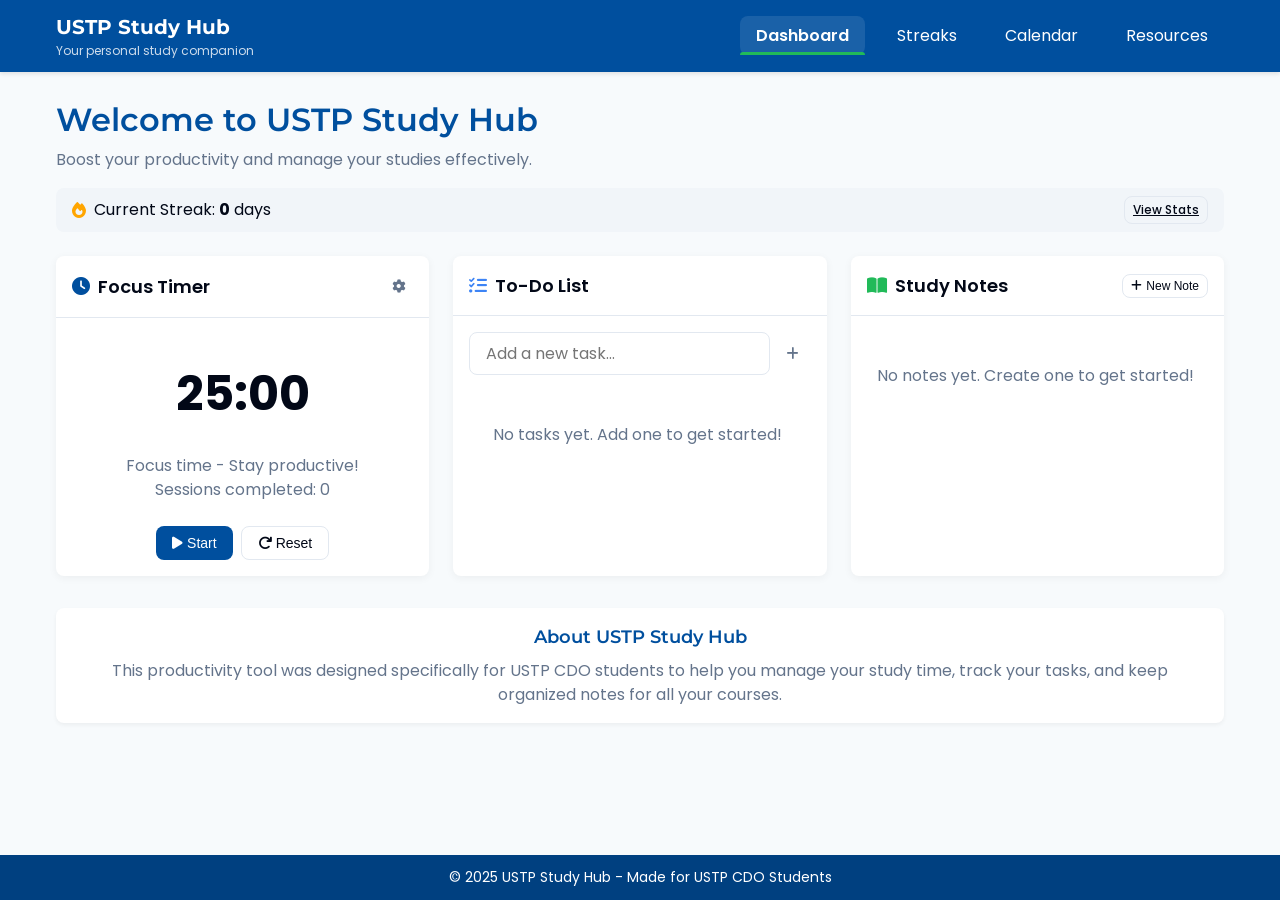
<file: index.html>
<!DOCTYPE html>
<html lang="en">
  <head>
    <meta charset="UTF-8" />
    <meta name="viewport" content="width=device-width, initial-scale=1.0" />
    <title>USTP Study Hub - Productivity App for USTP CDO Students</title>
    <meta name="description" content="A productivity tool for USTP CDO students featuring a Pomodoro timer, to-do lists, and study notes." />
    <meta name="author" content="USTP Study Hub" />
    <meta property="og:title" content="USTP Study Hub" />
    <meta property="og:description" content="A productivity tool for USTP CDO students featuring a Pomodoro timer, to-do lists, and study notes." />
    <meta property="og:type" content="website" />
    <meta property="og:image" content="https://lovable.dev/opengraph-image-p98pqg.png" />
    <meta name="twitter:card" content="summary_large_image" />
    <meta name="twitter:site" content="@ustp_hub" />
    <meta name="twitter:image" content="https://lovable.dev/opengraph-image-p98pqg.png" />
    <link rel="icon" href="/favicon.ico" />
    <link href="https://fonts.googleapis.com/css2?family=Poppins:wght@300;400;500;600;700&family=Montserrat:wght@400;500;600;700&display=swap" rel="stylesheet">
    <link rel="stylesheet" href="/src/css/styles.css">
    <link rel="stylesheet" href="https://cdnjs.cloudflare.com/ajax/libs/font-awesome/6.4.0/css/all.min.css">
  </head>

  <body>
    <div class="wrapper">
      <!-- Header -->
      <header class="header">
        <div class="container header-container">
          <div class="logo-container">
            <button id="menu-toggle" class="menu-button">
              <i class="fas fa-bars"></i>
            </button>
            <div>
              <h1 class="logo">USTP Study Hub</h1>
              <p class="tagline">Your personal study companion</p>
            </div>
          </div>
          <nav class="main-nav">
            <ul>
              <li><a href="index.html" class="nav-link active">Dashboard</a></li>
              <li><a href="/src/pages/streak.html" class="nav-link">Streaks</a></li>
              <li><a href="/src/pages/calendar.html" class="nav-link">Calendar</a></li>
              <li><a href="#" class="nav-link">Resources</a></li>
            </ul>
          </nav>
        </div>
      </header>

      <!-- Mobile Sidebar -->
      <div id="mobile-sidebar" class="mobile-sidebar">
        <div class="sidebar-header">
          <h2>Menu</h2>
          <button id="sidebar-close" class="close-button">
            <i class="fas fa-times"></i>
          </button>
        </div>
        <nav class="sidebar-nav">
          <ul>
            <li><a href="index.html">Dashboard</a></li>
            <li><a href="/src/pages/streak.html">Streaks</a></li>
            <li><a href="/src/pages/calendar.html">Calendar</a></li>
            <li><a href="#">Resources</a></li>
          </ul>
        </nav>
      </div>
      <div id="backdrop" class="backdrop"></div>

      <!-- Main Content -->
      <main class="main-content">
        <div class="container">
          <div class="welcome-section">
            <h1>Welcome to USTP Study Hub</h1>
            <p>Boost your productivity and manage your studies effectively.</p>
            
            <!-- Streak Stats Mini Banner -->
            <div class="streak-mini-banner">
              <div class="streak-mini-info">
                <i class="fas fa-fire"></i>
                <span>Current Streak: <strong id="streak-count">0</strong> days</span>
              </div>
              <a href="streak.html" class="btn btn-sm btn-outline">View Stats</a>
            </div>
          </div>
          
          <div class="grid-container">
            <!-- Pomodoro Timer Section -->
            <div class="grid-item">
              <div class="card timer-card">
                <div class="card-header">
                  <div class="card-title">
                    <i class="fas fa-clock"></i>
                    <span id="timer-title">Focus Timer</span>
                  </div>
                  <button id="timer-settings-btn" class="icon-button">
                    <i class="fas fa-cog"></i>
                  </button>
                </div>
                <div class="card-content">
                  <div id="timer-display" class="timer-display">
                    <div class="time">25:00</div>
                    <div class="timer-info">
                      <span>Focus time - Stay productive!</span>
                      <div>Sessions completed: <span id="session-count">0</span></div>
                    </div>
                    <div class="timer-controls">
                      <button id="timer-start" class="btn btn-primary">
                        <i class="fas fa-play"></i> Start
                      </button>
                      <button id="timer-reset" class="btn btn-outline">
                        <i class="fas fa-redo"></i> Reset
                      </button>
                    </div>
                  </div>
                  
                  <div id="timer-settings" class="timer-settings hidden">
                    <div class="setting-group">
                      <label>Focus Time (minutes)</label>
                      <div class="slider-container">
                        <input type="range" id="focus-slider" min="5" max="60" step="5" value="25">
                        <span id="focus-value">25</span>
                      </div>
                    </div>
                    
                    <div class="setting-group">
                      <label>Break Time (minutes)</label>
                      <div class="slider-container">
                        <input type="range" id="break-slider" min="1" max="30" step="1" value="5">
                        <span id="break-value">5</span>
                      </div>
                    </div>
                    
                    <button id="apply-settings" class="btn btn-full">
                      Apply Settings
                    </button>
                  </div>
                </div>
              </div>
            </div>
            
            <!-- Todo List Section -->
            <div class="grid-item">
              <div class="card todo-card">
                <div class="card-header">
                  <div class="card-title">
                    <i class="fas fa-list-check"></i>
                    <span>To-Do List</span>
                  </div>
                </div>
                <div class="card-content">
                  <div class="input-group">
                    <input type="text" id="todo-input" placeholder="Add a new task..." class="input">
                    <button id="add-todo" class="btn btn-outline icon-button">
                      <i class="fas fa-plus"></i>
                    </button>
                  </div>
                  
                  <div id="todo-list" class="todo-list-container">
                    <!-- Tasks will be added here dynamically -->
                    <div class="empty-state">
                      <p>No tasks yet. Add one to get started!</p>
                    </div>
                  </div>
                  
                  <div id="todo-stats" class="todo-stats hidden">
                    <span>0 of 0 tasks completed</span>
                  </div>
                </div>
              </div>
            </div>
            
            <!-- Notes Section -->
            <div class="grid-item">
              <div class="card notes-card">
                <div class="card-header">
                  <div class="card-title">
                    <i class="fas fa-book-open"></i>
                    <span>Study Notes</span>
                  </div>
                  <button id="new-note-btn" class="btn btn-outline btn-sm">
                    <i class="fas fa-plus"></i> New Note
                  </button>
                </div>
                <div class="card-content">
                  <div id="notes-list" class="notes-list">
                    <!-- Notes will be added here dynamically -->
                    <div class="empty-state">
                      <p>No notes yet. Create one to get started!</p>
                    </div>
                  </div>
                  
                  <div id="note-editor" class="note-editor hidden">
                    <input type="text" id="note-title" class="input" placeholder="Note title">
                    <textarea id="note-content" class="textarea" placeholder="Write your note here..."></textarea>
                    <div class="editor-controls">
                      <button id="cancel-note" class="btn btn-outline">
                        <i class="fas fa-times"></i> Cancel
                      </button>
                      <button id="save-note" class="btn btn-accent">
                        <i class="fas fa-save"></i> Save
                      </button>
                    </div>
                  </div>
                </div>
              </div>
            </div>
          </div>
          
          <div class="about-section">
            <h2>About USTP Study Hub</h2>
            <p>
              This productivity tool was designed specifically for USTP CDO students to help you manage your study time, 
              track your tasks, and keep organized notes for all your courses.
            </p>
          </div>
        </div>
      </main>

      <!-- Footer -->
      <footer class="footer">
        <p>&copy; 2025 USTP Study Hub - Made for USTP CDO Students</p>
      </footer>
    </div>

    <!-- Toast container for notifications -->
    <div id="toast-container" class="toast-container"></div>

    <!-- Script Import -->
    <script src="/src/js/main.js"></script>
    <script src="/src/js/pomodoro.js"></script>
    <script src="/src/js/todo.js"></script>
    <script src="/src/js/notes.js"></script>
    <script src="/src/js/streak.js"></script>
  </body>
</html>
</file>
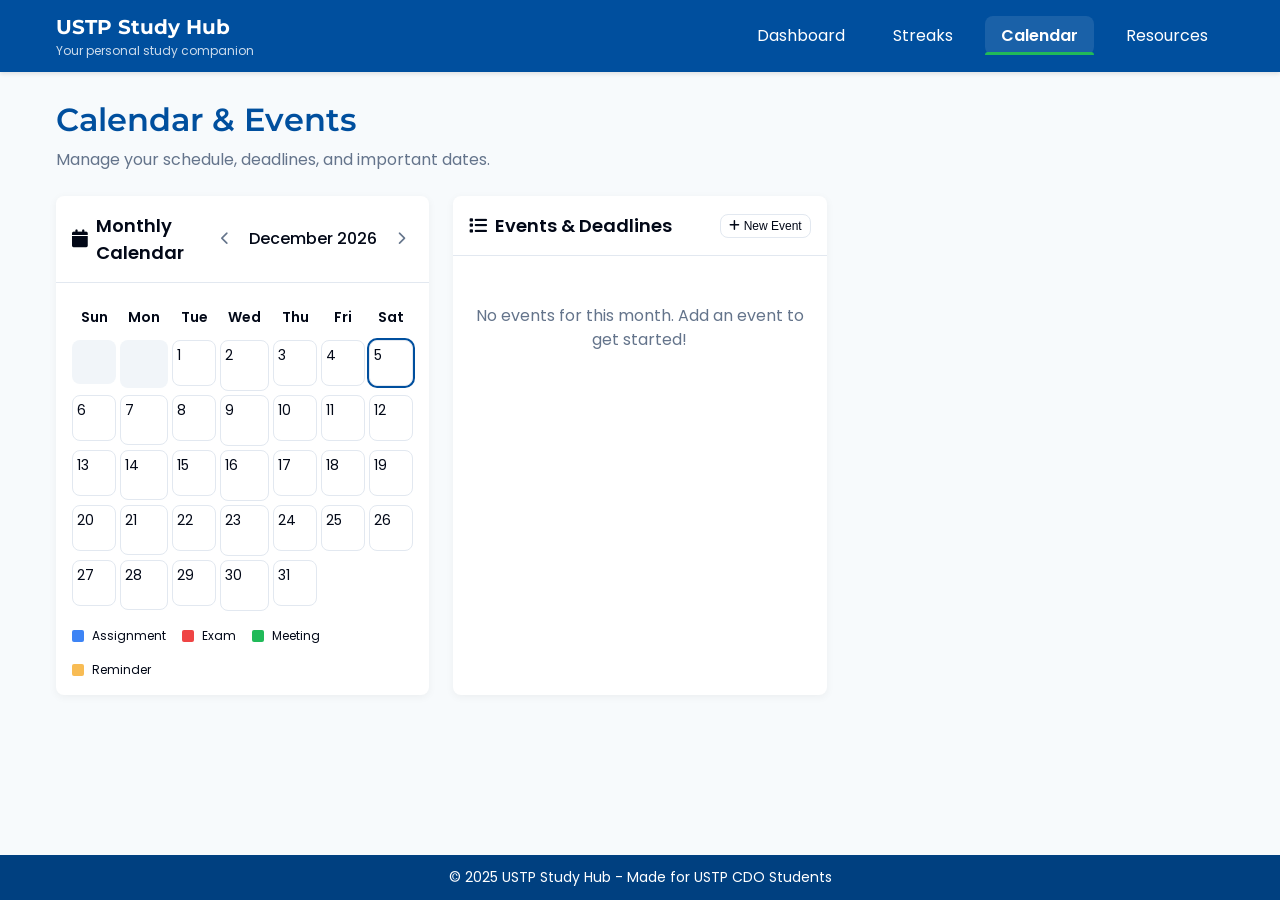
<file: src/pages/calendar.html>
<!DOCTYPE html>
<html lang="en">
  <head>
    <meta charset="UTF-8" />
    <meta name="viewport" content="width=device-width, initial-scale=1.0" />
    <title>Calendar - USTP Study Hub</title>
    <meta name="description" content="Calendar and event planner for USTP CDO students." />
    <meta name="author" content="USTP Study Hub" />
    <link href="https://fonts.googleapis.com/css2?family=Poppins:wght@300;400;500;600;700&family=Montserrat:wght@400;500;600;700&display=swap" rel="stylesheet">
    <link rel="stylesheet" href="/src/css/styles.css">
    <!-- Include Font Awesome for icons -->
    <link rel="stylesheet" href="https://cdnjs.cloudflare.com/ajax/libs/font-awesome/6.4.0/css/all.min.css">
  </head>

  <body>
    <div class="wrapper">
      <!-- Header -->
      <header class="header">
        <div class="container header-container">
          <div class="logo-container">
            <button id="menu-toggle" class="menu-button">
              <i class="fas fa-bars"></i>
            </button>
            <div>
              <h1 class="logo">USTP Study Hub</h1>
              <p class="tagline">Your personal study companion</p>
            </div>
          </div>
          <nav class="main-nav">
            <ul>
              <li><a href="/index.html" class="nav-link">Dashboard</a></li>
              <li><a href="/src/pages/streak.html" class="nav-link">Streaks</a></li>
              <li><a href="/src/pages/calendar.html" class="nav-link active">Calendar</a></li>
              <li><a href="#" class="nav-link">Resources</a></li>
            </ul>
          </nav>
        </div>
      </header>

      <!-- Mobile Sidebar -->
      <div id="mobile-sidebar" class="mobile-sidebar">
        <div class="sidebar-header">
          <h2>Menu</h2>
          <button id="sidebar-close" class="close-button">
            <i class="fas fa-times"></i>
          </button>
        </div>
        <nav class="sidebar-nav">
          <ul>
            <li><a href="/index.html">Dashboard</a></li>
            <li><a href="/src/pages/streak.html">Streaks</a></li>
            <li><a href="/src/pages/calendar.html">Calendar</a></li>
            <li><a href="#">Resources</a></li>
          </ul>
        </nav>
      </div>
      <div id="backdrop" class="backdrop"></div>

      <!-- Main Content -->
      <main class="main-content">
        <div class="container">
          <div class="welcome-section">
            <h1>Calendar & Events</h1>
            <p>Manage your schedule, deadlines, and important dates.</p>
          </div>
          
          <div class="grid-container calendar-view">
            <!-- Calendar Section -->
            <div class="grid-item calendar-grid-item">
              <div class="card calendar-card">
                <div class="card-header">
                  <div class="card-title">
                    <i class="fas fa-calendar"></i>
                    <span>Monthly Calendar</span>
                  </div>
                  <div class="calendar-navigation">
                    <button id="prev-month" class="icon-button">
                      <i class="fas fa-chevron-left"></i>
                    </button>
                    <span id="month-year">May 2025</span>
                    <button id="next-month" class="icon-button">
                      <i class="fas fa-chevron-right"></i>
                    </button>
                  </div>
                </div>
                <div class="card-content">
                  <div id="calendar-container" class="calendar-container">
                    <div id="calendar-grid" class="calendar-grid">
                      <!-- Calendar will be generated here -->
                    </div>
                  </div>
                  <div class="calendar-legend">
                    <div class="legend-item">
                      <span class="legend-color assignment"></span>
                      <span>Assignment</span>
                    </div>
                    <div class="legend-item">
                      <span class="legend-color exam"></span>
                      <span>Exam</span>
                    </div>
                    <div class="legend-item">
                      <span class="legend-color meeting"></span>
                      <span>Meeting</span>
                    </div>
                    <div class="legend-item">
                      <span class="legend-color reminder"></span>
                      <span>Reminder</span>
                    </div>
                  </div>
                </div>
              </div>
            </div>
            
            <!-- Events List -->
            <div class="grid-item events-grid-item">
              <div class="card events-card">
                <div class="card-header">
                  <div class="card-title">
                    <i class="fas fa-list"></i>
                    <span>Events & Deadlines</span>
                  </div>
                  <button id="add-event" class="btn btn-outline btn-sm">
                    <i class="fas fa-plus"></i> New Event
                  </button>
                </div>
                <div class="card-content">
                  <div id="event-list" class="event-list">
                    <!-- Events will be added dynamically -->
                    <div class="empty-state">
                      <p>No events for this month. Add an event to get started!</p>
                    </div>
                  </div>
                </div>
              </div>
            </div>
          </div>
        </div>
      </main>

      <!-- Event Modal -->
      <div id="event-modal" class="modal hidden">
        <div class="modal-content">
          <div class="modal-header">
            <h2 id="event-modal-title">Add Event</h2>
            <button id="close-event-modal" class="close-button">
              <i class="fas fa-times"></i>
            </button>
          </div>
          <div class="modal-body">
            <form id="event-form">
              <div class="form-group">
                <label for="event-title">Event Title <span class="required">*</span></label>
                <input type="text" id="event-title" class="input" required>
              </div>
              
              <div class="form-group">
                <label for="event-description">Description</label>
                <textarea id="event-description" class="textarea" rows="3"></textarea>
              </div>
              
              <div class="form-row">
                <div class="form-group half">
                  <label for="event-type">Type</label>
                  <select id="event-type" class="input">
                    <option value="assignment">Assignment</option>
                    <option value="exam">Exam</option>
                    <option value="meeting">Meeting</option>
                    <option value="reminder">Reminder</option>
                  </select>
                </div>
                
                <div class="form-group half">
                  <label for="event-time">Time</label>
                  <input type="time" id="event-time" class="input" value="09:00">
                </div>
              </div>
              
              <div class="form-group">
                <button type="submit" class="btn btn-accent btn-full">
                  <i class="fas fa-save"></i> Save Event
                </button>
              </div>
            </form>
            
            <div class="current-events-section">
              <h3>Current Events</h3>
              <div id="current-events" class="current-events">
                <!-- Current events for selected date will be displayed here -->
                <p>No events for this day</p>
              </div>
            </div>
          </div>
        </div>
      </div>

      <!-- Footer -->
      <footer class="footer">
        <p>&copy; 2025 USTP Study Hub - Made for USTP CDO Students</p>
      </footer>
    </div>

    <!-- Toast container for notifications -->
    <div id="toast-container" class="toast-container"></div>

    <!-- Script Import -->
    <script src="/src/js/main.js"></script>
    <script src="/src/js/calendar.js"></script>
    <script src="/src/js/streak.js"></script>
  </body>
</html>
</file>
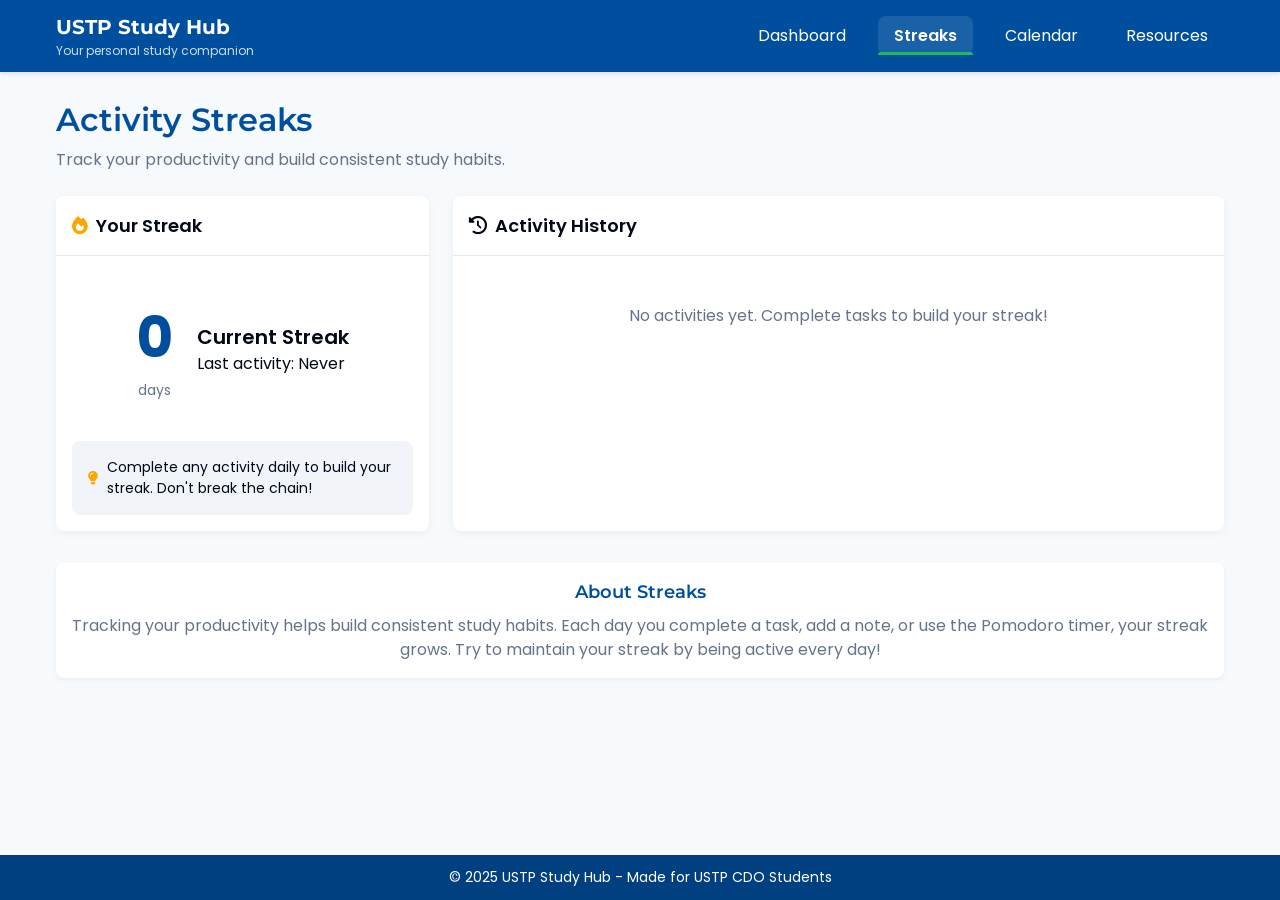
<file: src/pages/streak.html>
<!DOCTYPE html>
<html lang="en">
  <head>
    <meta charset="UTF-8" />
    <meta name="viewport" content="width=device-width, initial-scale=1.0" />
    <title>Streak - USTP Study Hub</title>
    <meta name="description" content="Track your productivity streak at USTP Study Hub." />
    <meta name="author" content="USTP Study Hub" />
    <link href="https://fonts.googleapis.com/css2?family=Poppins:wght@300;400;500;600;700&family=Montserrat:wght@400;500;600;700&display=swap" rel="stylesheet">
    <link rel="stylesheet" href="/src/css/styles.css">
    <!-- Include Font Awesome for icons -->
    <link rel="stylesheet" href="https://cdnjs.cloudflare.com/ajax/libs/font-awesome/6.4.0/css/all.min.css">
  </head>

  <body>
    <div class="wrapper">
      <!-- Header -->
      <header class="header">
        <div class="container header-container">
          <div class="logo-container">
            <button id="menu-toggle" class="menu-button">
              <i class="fas fa-bars"></i>
            </button>
            <div>
              <h1 class="logo">USTP Study Hub</h1>
              <p class="tagline">Your personal study companion</p>
            </div>
          </div>
          <nav class="main-nav">
            <ul>
              <li><a href="/index.html" class="nav-link">Dashboard</a></li>
              <li><a href="/src/pages/streak.html" class="nav-link active">Streaks</a></li>
              <li><a href="/src/pages/calendar.html" class="nav-link">Calendar</a></li>
              <li><a href="#" class="nav-link">Resources</a></li>
            </ul>
          </nav>
        </div>
      </header>

      <!-- Mobile Sidebar -->
      <div id="mobile-sidebar" class="mobile-sidebar">
        <div class="sidebar-header">
          <h2>Menu</h2>
          <button id="sidebar-close" class="close-button">
            <i class="fas fa-times"></i>
          </button>
        </div>
        <nav class="sidebar-nav">
          <ul>
            <li><a href="/index.html">Dashboard</a></li>
            <li><a href="/src/pages/streak.html">Streaks</a></li>
            <li><a href="/src/pages/calendar.html">Calendar</a></li>
            <li><a href="#">Resources</a></li>
          </ul>
        </nav>
      </div>
      <div id="backdrop" class="backdrop"></div>

      <!-- Main Content -->
      <main class="main-content">
        <div class="container">
          <div class="welcome-section">
            <h1>Activity Streaks</h1>
            <p>Track your productivity and build consistent study habits.</p>
          </div>
          
          <div class="grid-container">
            <!-- Streak Stats Section -->
            <div class="grid-item streak-stats-item">
              <div class="card streak-card">
                <div class="card-header">
                  <div class="card-title">
                    <i class="fas fa-fire"></i>
                    <span>Your Streak</span>
                  </div>
                </div>
                <div class="card-content">
                  <div class="streak-display">
                    <div class="streak-count">
                      <span id="streak-count">0</span>
                      <span class="streak-label">days</span>
                    </div>
                    <div class="streak-info">
                      <p>Current Streak</p>
                      <p>Last activity: <span id="last-activity">Never</span></p>
                    </div>
                  </div>
                  <div class="streak-tip">
                    <i class="fas fa-lightbulb"></i>
                    <p>Complete any activity daily to build your streak. Don't break the chain!</p>
                  </div>
                </div>
              </div>
            </div>
            
            <!-- Activity History -->
            <div class="grid-item streak-history-item">
              <div class="card history-card">
                <div class="card-header">
                  <div class="card-title">
                    <i class="fas fa-history"></i>
                    <span>Activity History</span>
                  </div>
                </div>
                <div class="card-content">
                  <div id="streak-activity-list" class="streak-activity-list">
                    <!-- Activities will be added dynamically -->
                    <div class="empty-state">
                      <p>No activities yet. Complete tasks to build your streak!</p>
                    </div>
                  </div>
                </div>
              </div>
            </div>
          </div>
          
          <div class="about-section">
            <h2>About Streaks</h2>
            <p>
              Tracking your productivity helps build consistent study habits. Each day you complete a task, add a note, 
              or use the Pomodoro timer, your streak grows. Try to maintain your streak by being active every day!
            </p>
          </div>
        </div>
      </main>

      <!-- Footer -->
      <footer class="footer">
        <p>&copy; 2025 USTP Study Hub - Made for USTP CDO Students</p>
      </footer>
    </div>

    <!-- Toast container for notifications -->
    <div id="toast-container" class="toast-container"></div>

    <!-- Script Import -->
    <script src="/src/js/main.js"></script>
    <script src="/src/js/streak.js"></script>
  </body>
</html>
</file>
<file: src/css/styles.css>
:root {
  /* Colors */
  --background: hsl(210, 50%, 98%);
  --foreground: hsl(222.2, 84%, 4.9%);
  --card: hsl(0, 0%, 100%);
  --card-foreground: hsl(222.2, 84%, 4.9%);
  --popover: hsl(0, 0%, 100%);
  --popover-foreground: hsl(222.2, 84%, 4.9%);
  --primary: hsl(210, 100%, 31%);
  --primary-foreground: hsl(210, 40%, 98%);
  --secondary: hsl(217, 90%, 60%);
  --secondary-foreground: hsl(210, 40%, 98%);
  --muted: hsl(210, 40%, 96.1%);
  --muted-foreground: hsl(215.4, 16.3%, 46.9%);
  --accent: hsl(142, 70%, 43%);
  --accent-foreground: hsl(210, 40%, 98%);
  --destructive: hsl(0, 84.2%, 60.2%);
  --destructive-foreground: hsl(210, 40%, 98%);
  --border: hsl(214.3, 31.8%, 91.4%);
  --input: hsl(214.3, 31.8%, 91.4%);
  --ring: hsl(222.2, 84%, 4.9%);
  --radius: 0.5rem;
  --ustp-primary: hsl(210, 100%, 31%);
  --ustp-dark: hsl(210, 100%, 25%);
  --ustp-secondary: hsl(217, 90%, 60%);
  --ustp-light: hsl(210, 50%, 98%);
  --ustp-accent: hsl(142, 70%, 43%);
  
  /* Event colors */
  --event-assignment: hsl(217, 90%, 60%);
  --event-exam: hsl(0, 84.2%, 60.2%);
  --event-meeting: hsl(142, 70%, 43%);
  --event-reminder: hsl(38, 92%, 65%);
}

* {
  margin: 0;
  padding: 0;
  box-sizing: border-box;
}

body {
  font-family: 'Poppins', sans-serif;
  color: var(--foreground);
  background-color: var(--background);
  line-height: 1.5;
}

h1, h2, h3, h4, h5, h6 {
  font-family: 'Montserrat', sans-serif;
  font-weight: 600;
}

.wrapper {
  min-height: 100vh;
  display: flex;
  flex-direction: column;
}

.container {
  width: 100%;
  max-width: 1200px;
  margin: 0 auto;
  padding: 0 1rem;
}

/* Header */
.header {
  background-color: var(--ustp-primary);
  color: white;
  box-shadow: 0 2px 4px rgba(0,0,0,0.1);
  position: relative;
  z-index: 10;
}

.header-container {
  display: flex;
  justify-content: space-between;
  align-items: center;
  padding: 0.75rem 1rem;
}

.logo-container {
  display: flex;
  align-items: center;
  gap: 0.5rem;
}

.logo {
  font-size: 1.25rem;
  font-weight: bold;
  margin: 0;
}

.tagline {
  font-size: 0.75rem;
  color: rgba(255, 255, 255, 0.8);
}

.menu-button {
  display: none;
  background: none;
  border: none;
  color: white;
  font-size: 1rem;
  cursor: pointer;
  padding: 0.5rem;
}

.main-nav ul {
  display: flex;
  gap: 1rem;
  list-style: none;
}

.nav-link {
  color: white;
  text-decoration: none;
  padding: 0.5rem 1rem;
  border-radius: var(--radius);
  transition: background-color 0.2s;
}

.nav-link:hover, .nav-link.active {
  background-color: rgba(255, 255, 255, 0.1);
}

.nav-link.active {
  font-weight: 600;
  position: relative;
}

.nav-link.active::after {
  content: '';
  position: absolute;
  bottom: 0;
  left: 0;
  right: 0;
  height: 3px;
  background-color: var(--ustp-accent);
  border-radius: 3px 3px 0 0;
}

/* Mobile Sidebar */
.mobile-sidebar {
  position: fixed;
  top: 0;
  left: -100%;
  width: 16rem;
  height: 100%;
  background-color: white;
  box-shadow: 0 0 10px rgba(0, 0, 0, 0.1);
  z-index: 50;
  transition: transform 0.3s ease;
}

.mobile-sidebar.open {
  transform: translateX(100%);
}

.sidebar-header {
  padding: 1rem;
  display: flex;
  justify-content: space-between;
  align-items: center;
  border-bottom: 1px solid var(--border);
}

.sidebar-nav ul {
  list-style: none;
  padding: 1rem;
}

.sidebar-nav li {
  margin-bottom: 0.5rem;
}

.sidebar-nav a {
  display: block;
  text-decoration: none;
  color: var(--foreground);
  padding: 0.75rem 1rem;
  border-radius: var(--radius);
  transition: background-color 0.2s;
}

.sidebar-nav a:hover {
  background-color: var(--muted);
}

.backdrop {
  position: fixed;
  top: 0;
  left: 0;
  right: 0;
  bottom: 0;
  background-color: rgba(0, 0, 0, 0.5);
  z-index: 40;
  opacity: 0;
  pointer-events: none;
  transition: opacity 0.3s ease;
}

.backdrop.visible {
  opacity: 1;
  pointer-events: all;
}

.close-button {
  background: none;
  border: none;
  font-size: 1rem;
  cursor: pointer;
  color: var(--foreground);
  padding: 0.25rem;
}

/* Main Content */
.main-content {
  flex: 1;
  padding: 1.5rem 0;
  background-color: var(--ustp-light);
}

.welcome-section {
  margin-bottom: 1.5rem;
}

.welcome-section h1 {
  font-size: 1.75rem;
  color: var(--ustp-primary);
  margin-bottom: 0.25rem;
}

.welcome-section p {
  color: var(--muted-foreground);
}

/* Streak Mini Banner */
.streak-mini-banner {
  display: flex;
  justify-content: space-between;
  align-items: center;
  background-color: var(--muted);
  border-radius: var(--radius);
  padding: 0.5rem 1rem;
  margin-top: 1rem;
}

.streak-mini-info {
  display: flex;
  align-items: center;
  gap: 0.5rem;
}

.streak-mini-info i {
  color: orange;
}

.grid-container {
  display: grid;
  grid-template-columns: 1fr;
  gap: 1.5rem;
  margin-bottom: 2rem;
}

/* Card Styles */
.card {
  background-color: white;
  border-radius: var(--radius);
  box-shadow: 0 2px 8px rgba(0, 0, 0, 0.05);
  transition: box-shadow 0.3s;
  height: 100%;
  display: flex;
  flex-direction: column;
}

.card:hover {
  box-shadow: 0 4px 12px rgba(0, 0, 0, 0.1);
}

.card-header {
  padding: 1rem;
  border-bottom: 1px solid var(--border);
  display: flex;
  justify-content: space-between;
  align-items: center;
}

.card-title {
  display: flex;
  align-items: center;
  font-weight: 600;
  font-size: 1.125rem;
}

.card-title i {
  margin-right: 0.5rem;
}

.card-content {
  padding: 1rem;
  flex: 1;
}

.timer-card .card-title i {
  color: var(--ustp-primary);
}

.todo-card .card-title i {
  color: var(--ustp-secondary);
}

.notes-card .card-title i {
  color: var(--ustp-accent);
}

/* Timer Styles */
.timer-display {
  text-align: center;
}

.time {
  font-size: 3rem;
  font-weight: bold;
  margin: 1.5rem 0;
}

.timer-info {
  color: var(--muted-foreground);
  margin-bottom: 1.5rem;
}

.timer-controls {
  display: flex;
  justify-content: center;
  gap: 0.5rem;
}

.timer-settings {
  margin-top: 1rem;
}

.setting-group {
  margin-bottom: 1.5rem;
}

.setting-group label {
  display: block;
  font-size: 0.875rem;
  font-weight: 500;
  margin-bottom: 0.5rem;
}

.slider-container {
  display: flex;
  align-items: center;
  gap: 1rem;
}

.slider-container input {
  flex: 1;
}

.slider-container span {
  width: 2rem;
  text-align: center;
}

/* Todo List Styles */
.input-group {
  display: flex;
  gap: 0.5rem;
  margin-bottom: 1rem;
}

.todo-list-container {
  max-height: 300px;
  overflow-y: auto;
  padding-right: 0.25rem;
}

.todo-item {
  display: flex;
  align-items: center;
  justify-content: space-between;
  padding: 0.75rem;
  border: 1px solid var(--border);
  border-radius: var(--radius);
  margin-bottom: 0.5rem;
}

.todo-item.completed {
  background-color: rgba(241, 240, 251, 0.5);
  border-style: dashed;
}

.todo-checkbox-label {
  display: flex;
  align-items: center;
  flex: 1;
  gap: 0.75rem;
  cursor: pointer;
}

.todo-checkbox {
  appearance: none;
  width: 1rem;
  height: 1rem;
  border: 1px solid var(--border);
  border-radius: 0.25rem;
  cursor: pointer;
  position: relative;
}

.todo-checkbox:checked {
  background-color: var(--ustp-primary);
  border-color: var(--ustp-primary);
}

.todo-checkbox:checked::after {
  content: '✓';
  color: white;
  font-size: 0.75rem;
  position: absolute;
  top: 50%;
  left: 50%;
  transform: translate(-50%, -50%);
}

.todo-text {
  font-size: 0.875rem;
}

.todo-item.completed .todo-text {
  text-decoration: line-through;
  color: var(--muted-foreground);
}

.todo-stats {
  margin-top: 1rem;
  text-align: right;
  font-size: 0.75rem;
  color: var(--muted-foreground);
}

/* Notes Styles */
.notes-list {
  max-height: 300px;
  overflow-y: auto;
  padding-right: 0.25rem;
}

.note-item {
  padding: 0.75rem;
  border: 1px solid var(--border);
  border-radius: var(--radius);
  margin-bottom: 0.75rem;
  transition: background-color 0.2s;
}

.note-item:hover {
  background-color: rgba(241, 240, 251, 0.3);
}

.note-header {
  display: flex;
  justify-content: space-between;
  align-items: center;
  margin-bottom: 0.25rem;
}

.note-title {
  font-weight: 500;
}

.note-actions {
  display: flex;
  gap: 0.25rem;
}

.note-content {
  font-size: 0.875rem;
  color: var(--muted-foreground);
  margin-bottom: 0.5rem;
  display: -webkit-box;
  -webkit-line-clamp: 2;
  -webkit-box-orient: vertical;
  overflow: hidden;
}

.note-timestamp {
  font-size: 0.75rem;
  color: var(--muted-foreground);
}

.note-editor {
  display: flex;
  flex-direction: column;
  gap: 1rem;
}

.textarea {
  min-height: 200px;
  resize: none;
}

.editor-controls {
  display: flex;
  justify-content: flex-end;
  gap: 0.5rem;
}

/* Form Elements */
.input, .textarea {
  width: 100%;
  padding: 0.5rem 1rem;
  border: 1px solid var(--border);
  border-radius: var(--radius);
  background-color: white;
  font-family: inherit;
  font-size: 1rem;
}

.input:focus, .textarea:focus {
  outline: 2px solid var(--ring);
  outline-offset: -2px;
}

/* Buttons */
.btn {
  padding: 0.5rem 1rem;
  border-radius: var(--radius);
  font-weight: 500;
  font-size: 0.875rem;
  cursor: pointer;
  display: inline-flex;
  align-items: center;
  justify-content: center;
  transition: 0.2s;
  border: none;
}

.btn i {
  margin-right: 0.25rem;
}

.btn-sm {
  padding: 0.25rem 0.5rem;
  font-size: 0.75rem;
}

.btn-primary {
  background-color: var(--ustp-primary);
  color: white;
}

.btn-primary:hover {
  background-color: var(--ustp-dark);
}

.btn-accent {
  background-color: var(--ustp-accent);
  color: white;
}

.btn-accent:hover {
  opacity: 0.9;
}

.btn-outline {
  background-color: transparent;
  border: 1px solid var(--border);
  color: var(--foreground);
}

.btn-outline:hover {
  background-color: var(--muted);
}

.btn-full {
  width: 100%;
}

.icon-button {
  padding: 0.5rem;
  border-radius: var(--radius);
  background-color: transparent;
  border: none;
  cursor: pointer;
  color: var(--muted-foreground);
  display: inline-flex;
  align-items: center;
  justify-content: center;
}

.icon-button:hover {
  color: var(--foreground);
  background-color: var(--muted);
}

/* Toast Notifications */
.toast-container {
  position: fixed;
  bottom: 1rem;
  right: 1rem;
  z-index: 999;
  display: flex;
  flex-direction: column;
  gap: 0.5rem;
}

.toast {
  padding: 0.75rem 1rem;
  background-color: white;
  border-radius: var(--radius);
  box-shadow: 0 2px 10px rgba(0, 0, 0, 0.1);
  animation: toast-in 0.3s ease forwards;
  display: flex;
  align-items: center;
}

.toast.success {
  border-left: 4px solid var(--ustp-accent);
}

.toast.error {
  border-left: 4px solid var(--destructive);
}

@keyframes toast-in {
  from {
    transform: translateY(100%);
    opacity: 0;
  }
  to {
    transform: translateY(0);
    opacity: 1;
  }
}

/* About Section */
.about-section {
  background-color: white;
  border-radius: var(--radius);
  padding: 1rem;
  box-shadow: 0 2px 4px rgba(0, 0, 0, 0.05);
  text-align: center;
  margin-top: 2rem;
}

.about-section h2 {
  font-size: 1.125rem;
  color: var(--ustp-primary);
  margin-bottom: 0.5rem;
}

.about-section p {
  color: var(--muted-foreground);
}

/* Footer */
.footer {
  background-color: var(--ustp-dark);
  color: white;
  text-align: center;
  padding: 0.75rem 0;
  font-size: 0.875rem;
}

/* Utility Classes */
.hidden {
  display: none !important;
}

.empty-state {
  text-align: center;
  padding: 2rem 0;
  color: var(--muted-foreground);
}

/* Streak Styles */
.streak-card .card-title i {
  color: orange;
}

.streak-display {
  display: flex;
  justify-content: center;
  align-items: center;
  gap: 1.5rem;
  padding: 1.5rem 0;
}

.streak-count {
  display: flex;
  flex-direction: column;
  align-items: center;
}

.streak-count span:first-child {
  font-size: 3.5rem;
  font-weight: 700;
  color: var(--ustp-primary);
}

.streak-label {
  font-size: 0.875rem;
  color: var(--muted-foreground);
}

.streak-info {
  display: flex;
  flex-direction: column;
}

.streak-info p:first-child {
  font-weight: 600;
  font-size: 1.25rem;
}

.streak-tip {
  display: flex;
  align-items: center;
  gap: 0.5rem;
  padding: 1rem;
  background-color: var(--muted);
  border-radius: var(--radius);
  margin-top: 1rem;
  font-size: 0.875rem;
}

.streak-tip i {
  color: orange;
}

.streak-activity-list {
  max-height: 400px;
  overflow-y: auto;
}

.date-group {
  margin-bottom: 1.5rem;
}

.date-header {
  font-size: 0.875rem;
  color: var(--muted-foreground);
  margin-bottom: 0.5rem;
  padding-bottom: 0.25rem;
  border-bottom: 1px solid var(--border);
}

.activities-list {
  padding-left: 0.5rem;
}

.activity-item {
  display: flex;
  gap: 0.75rem;
  margin-bottom: 0.75rem;
  padding-bottom: 0.75rem;
  border-bottom: 1px dotted var(--border);
}

.activity-item:last-child {
  border-bottom: none;
}

.activity-icon {
  display: flex;
  align-items: center;
  justify-content: center;
  width: 2rem;
  height: 2rem;
  background-color: var(--muted);
  border-radius: 50%;
}

.activity-icon i {
  color: var(--ustp-primary);
}

.activity-details {
  flex: 1;
}

.activity-details p {
  font-size: 0.875rem;
  margin-bottom: 0.25rem;
}

.activity-time {
  font-size: 0.75rem;
  color: var(--muted-foreground);
}

/* Calendar Styles */
.calendar-view {
  grid-template-columns: 1fr;
}

.calendar-navigation {
  display: flex;
  align-items: center;
  gap: 0.75rem;
}

#month-year {
  font-weight: 500;
  font-size: 1rem;
  min-width: 8rem;
  text-align: center;
}

.calendar-grid {
  display: grid;
  grid-template-columns: repeat(7, 1fr);
  gap: 0.25rem;
  margin-bottom: 1rem;
}

.day-header {
  text-align: center;
  font-weight: 600;
  font-size: 0.875rem;
  padding: 0.5rem;
}

.calendar-day {
  position: relative;
  height: 0;
  padding-bottom: 100%;
  border: 1px solid var(--border);
  border-radius: var(--radius);
  background-color: white;
  overflow: hidden;
}

.calendar-day.empty {
  background-color: var(--muted);
  border: none;
}

.calendar-day.today {
  box-shadow: 0 0 0 2px var(--ustp-primary);
}

.day-number {
  position: absolute;
  top: 0.25rem;
  left: 0.25rem;
  font-size: 0.875rem;
}

.event-count {
  position: absolute;
  top: 0.25rem;
  right: 0.25rem;
  background-color: var(--ustp-secondary);
  color: white;
  font-size: 0.75rem;
  width: 1.25rem;
  height: 1.25rem;
  border-radius: 50%;
  display: flex;
  align-items: center;
  justify-content: center;
}

.has-events {
  cursor: pointer;
}

.calendar-day:hover {
  background-color: var(--muted);
}

.calendar-legend {
  display: flex;
  flex-wrap: wrap;
  gap: 1rem;
}

.legend-item {
  display: flex;
  align-items: center;
  gap: 0.5rem;
  font-size: 0.75rem;
}

.legend-color {
  width: 0.75rem;
  height: 0.75rem;
  border-radius: 2px;
}

.legend-color.assignment {
  background-color: var(--event-assignment);
}

.legend-color.exam {
  background-color: var(--event-exam);
}

.legend-color.meeting {
  background-color: var(--event-meeting);
}

.legend-color.reminder {
  background-color: var(--event-reminder);
}

/* Events List */
.event-list {
  max-height: 400px;
  overflow-y: auto;
}

.event-date-header {
  font-size: 0.875rem;
  font-weight: 600;
  margin: 1rem 0 0.5rem;
  padding-bottom: 0.25rem;
  border-bottom: 1px solid var(--border);
}

.event-date-header:first-child {
  margin-top: 0;
}

.event-item {
  display: flex;
  justify-content: space-between;
  padding: 0.75rem;
  border-left: 3px solid var(--ustp-secondary);
  background-color: var(--muted);
  border-radius: 0 var(--radius) var(--radius) 0;
  margin-bottom: 0.5rem;
}

.event-item.assignment {
  border-color: var(--event-assignment);
}

.event-item.exam {
  border-color: var(--event-exam);
}

.event-item.meeting {
  border-color: var(--event-meeting);
}

.event-item.reminder {
  border-color: var(--event-reminder);
}

.event-time {
  font-weight: 600;
  font-size: 0.875rem;
  min-width: 3.5rem;
}

.event-details {
  flex: 1;
  padding: 0 0.75rem;
}

.event-title {
  font-weight: 500;
  margin-bottom: 0.25rem;
}

.event-description {
  font-size: 0.75rem;
  color: var(--muted-foreground);
}

/* Modal */
.modal {
  position: fixed;
  top: 0;
  left: 0;
  right: 0;
  bottom: 0;
  background-color: rgba(0, 0, 0, 0.5);
  display: flex;
  align-items: center;
  justify-content: center;
  z-index: 100;
  opacity: 1;
  transition: opacity 0.3s;
}

.modal.hidden {
  opacity: 0;
  pointer-events: none;
}

.modal-content {
  background-color: white;
  border-radius: var(--radius);
  box-shadow: 0 4px 20px rgba(0, 0, 0, 0.15);
  width: 90%;
  max-width: 500px;
  max-height: 90vh;
  overflow-y: auto;
}

.modal-header {
  padding: 1rem;
  display: flex;
  justify-content: space-between;
  align-items: center;
  border-bottom: 1px solid var(--border);
}

.modal-header h2 {
  font-size: 1.25rem;
  margin: 0;
}

.modal-body {
  padding: 1rem;
}

.form-group {
  margin-bottom: 1rem;
}

.form-group label {
  display: block;
  margin-bottom: 0.25rem;
  font-size: 0.875rem;
  font-weight: 500;
}

.form-row {
  display: flex;
  gap: 1rem;
  margin-bottom: 1rem;
}

.form-group.half {
  flex: 1;
}

.required {
  color: var(--destructive);
}

.current-events-section {
  border-top: 1px solid var(--border);
  padding-top: 1rem;
  margin-top: 1rem;
}

.current-events-section h3 {
  font-size: 1rem;
  margin-bottom: 0.5rem;
}

.current-events {
  max-height: 150px;
  overflow-y: auto;
}

.modal-event-item {
  display: flex;
  justify-content: space-between;
  padding: 0.5rem;
  border-radius: var(--radius);
  margin-bottom: 0.5rem;
  background-color: var(--muted);
}

/* Responsive */
@media (min-width: 768px) {
  .grid-container {
    grid-template-columns: repeat(2, 1fr);
  }
  
  .welcome-section h1 {
    font-size: 2rem;
  }
  
  .calendar-view {
    grid-template-columns: 3fr 2fr;
  }
}

@media (min-width: 1024px) {
  .grid-container {
    grid-template-columns: repeat(3, 1fr);
  }
  
  .streak-stats-item {
    grid-column: span 1;
  }
  
  .streak-history-item {
    grid-column: span 2;
  }
}

@media (max-width: 767px) {
  .menu-button {
    display: block;
  }
  
  .main-nav {
    display: none;
  }
  
  .card-header {
    flex-wrap: wrap;
  }
  
  .card-title {
    margin-bottom: 0.5rem;
  }
  
  .form-row {
    flex-direction: column;
    gap: 0.5rem;
  }
  
  .calendar-card .card-header {
    flex-direction: column;
    align-items: flex-start;
  }
  
  .calendar-navigation {
    margin-top: 0.5rem;
  }
}
</file>
